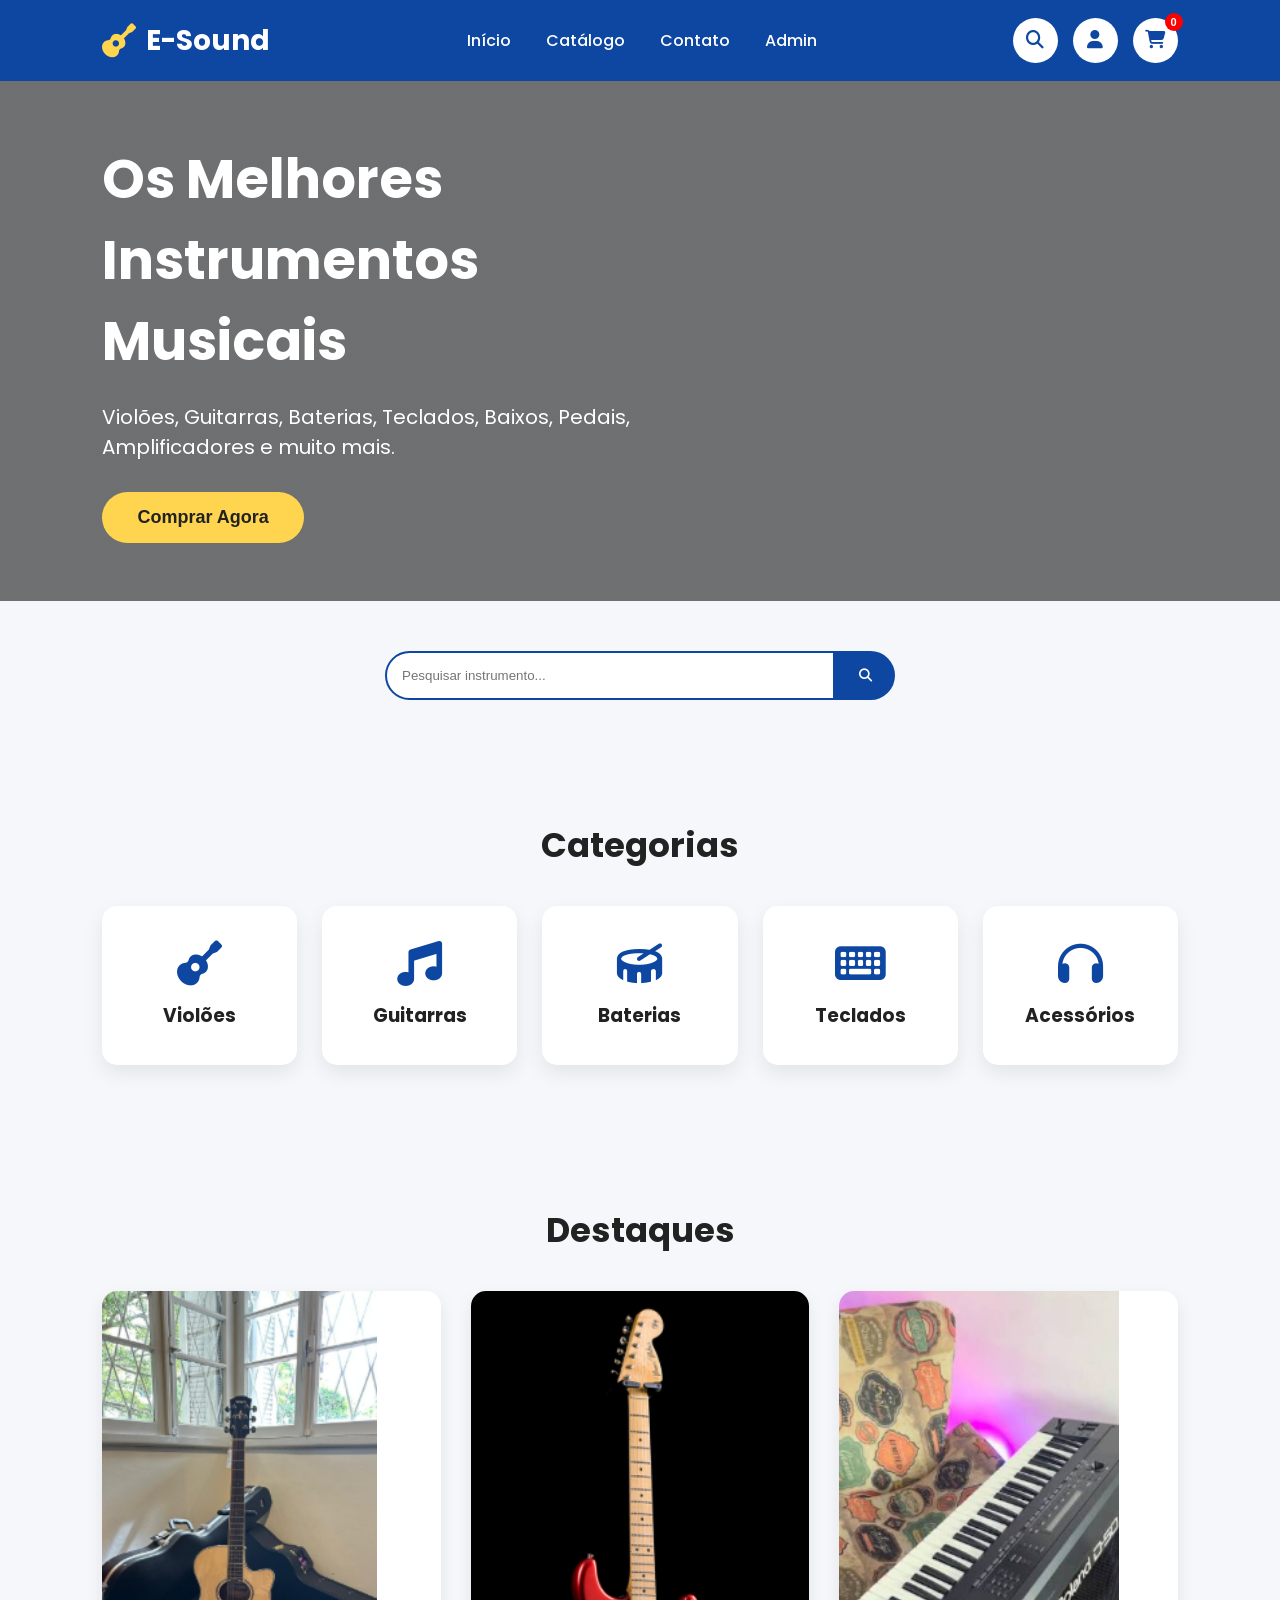
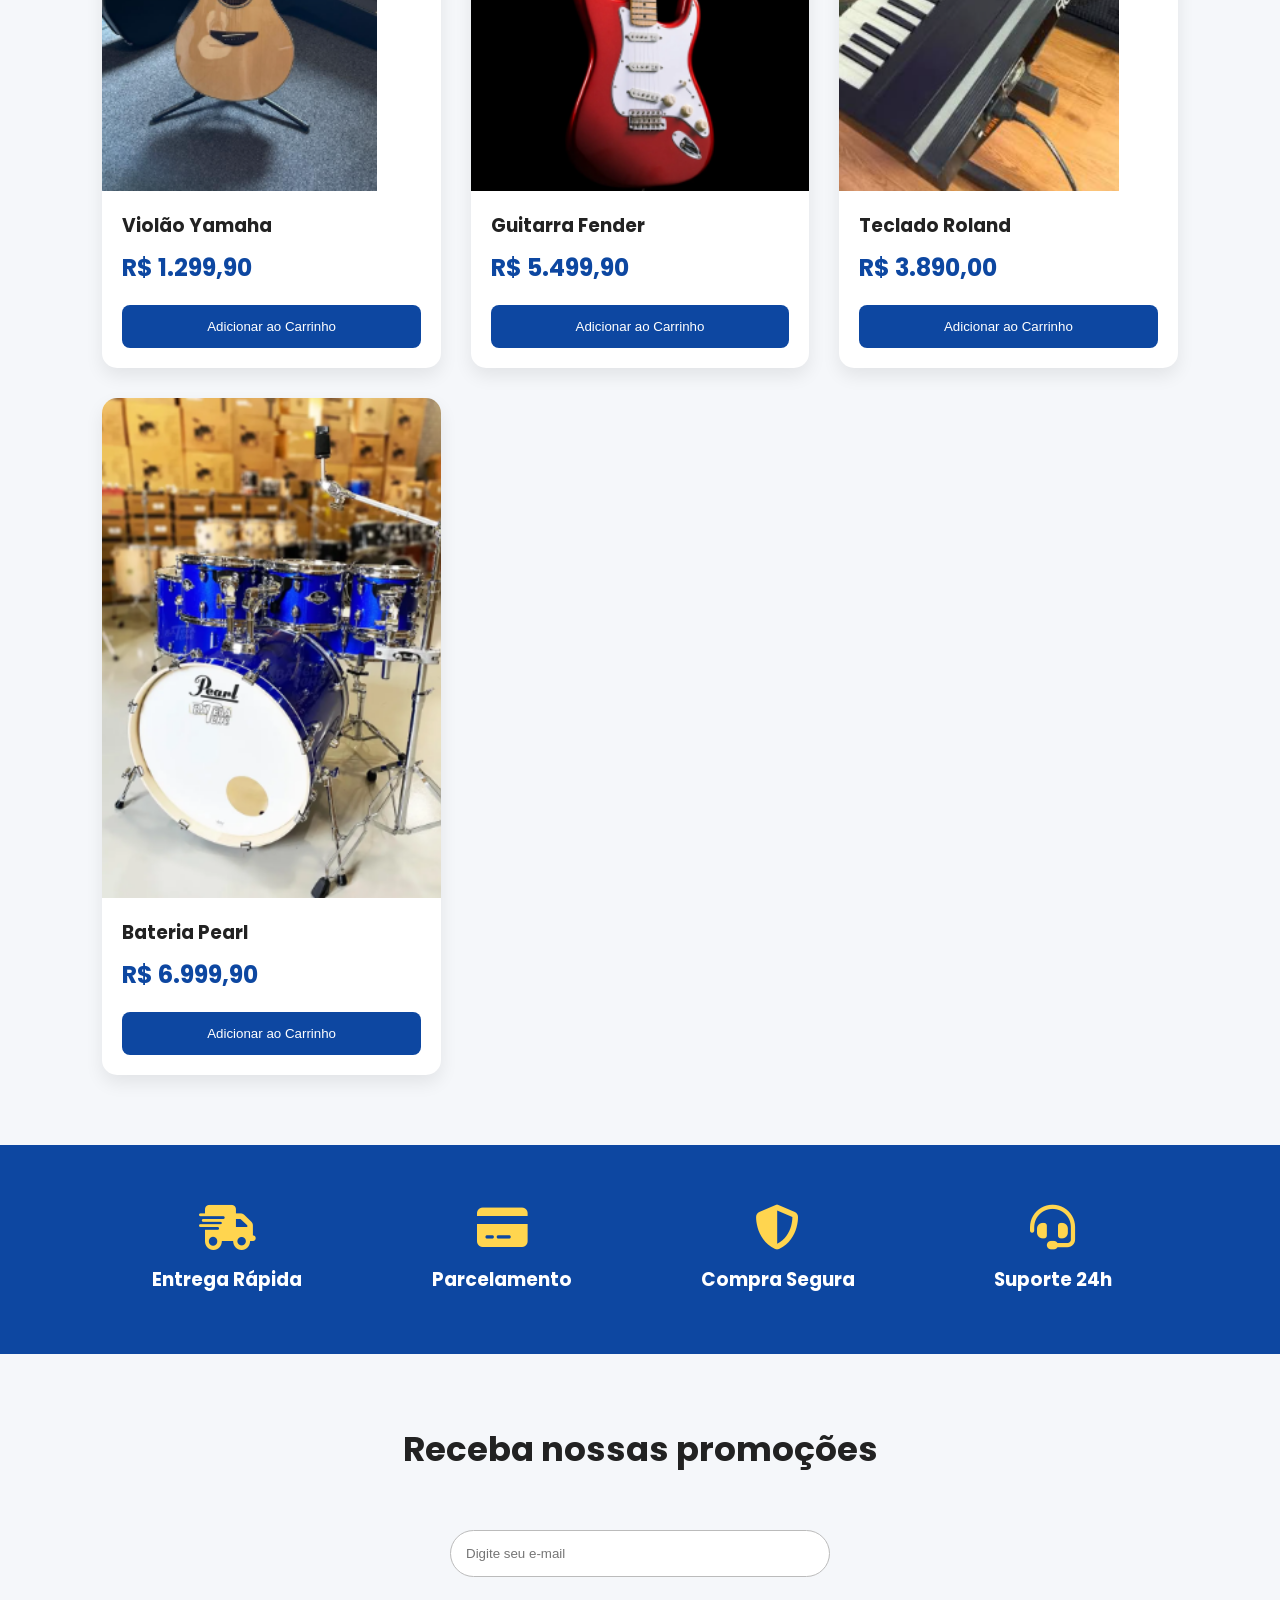
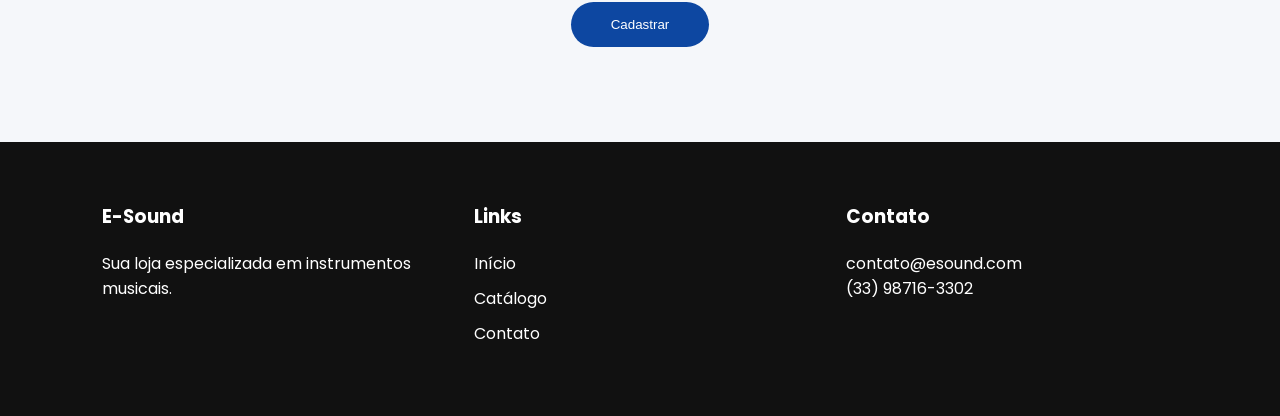
<file: index.html>
<!DOCTYPE html>
<html lang="pt-BR">

<head>
    <meta charset="UTF-8">
    <meta http-equiv="X-UA-Compatible" content="IE=edge">
    <meta name="viewport" content="width=device-width, initial-scale=1.0">

    <title>E-Sound</title>

    <link rel="preconnect" href="https://fonts.googleapis.com">
    <link rel="preconnect" href="https://fonts.gstatic.com" crossorigin>
    <link href="https://fonts.googleapis.com/css2?family=Poppins:wght@300;400;500;600;700&display=swap"
        rel="stylesheet">
    <link rel="stylesheet" href="https://cdnjs.cloudflare.com/ajax/libs/font-awesome/6.7.2/css/all.min.css">
    <link rel="stylesheet" href="css/style.css">
</head>

<body>

    <header>

        <div class="logo">
            <i class="fa-solid fa-guitar"></i>
            <h2>E-Sound</h2>
        </div>

        <nav>

            <ul>

                <li><a href="#">Início</a></li>
                <li><a href="catalogo.html">Catálogo</a></li>
                <li><a href="https://wa.me/5533987163302">Contato</a></li>
                <li><a href="loginAdmin.html">Admin</a></li>
            </ul>

        </nav>

        <div class="header-buttons">

            <button class="searchBtn">
                <i class="fa-solid fa-magnifying-glass"></i>
            </button>

            <a href="login.html">
                <button>
                    <i class="fa-solid fa-user"></i>
                </button>
            </a>

            <a href="carrinho.html">

                <button>

                    <i class="fa-solid fa-cart-shopping"></i>
                    <span id="contadorCarrinho">0</span>

                </button>

            </a>

        </div>

    </header>

    <section class="banner">

        <div class="banner-text">

            <h1>Os Melhores Instrumentos Musicais</h1>

            <p>

                Violões, Guitarras, Baterias, Teclados,
                Baixos, Pedais, Amplificadores e muito mais.

            </p>

            <a href="catalogo.html">

                <button>Comprar Agora</button>

            </a>

        </div>

    </section>

    <section class="pesquisa">

        <input type="text" placeholder="Pesquisar instrumento...">

        <button>

            <i class="fa-solid fa-search"></i>

        </button>

    </section>

    <section class="categorias">

        <h2>Categorias</h2>

        <div class="categoria-grid">

            <div class="categoria">

                <i class="fa-solid fa-guitar"></i>

                <h3>Violões</h3>

            </div>

            <div class="categoria">

                <i class="fa-solid fa-music"></i>

                <h3>Guitarras</h3>

            </div>

            <div class="categoria">

                <i class="fa-solid fa-drum"></i>

                <h3>Baterias</h3>

            </div>

            <div class="categoria">

                <i class="fa-solid fa-keyboard"></i>

                <h3>Teclados</h3>

            </div>

            <div class="categoria">

                <i class="fa-solid fa-headphones"></i>

                <h3>Acessórios</h3>

            </div>

        </div>

    </section>

    <section class="produtos">

        <h2>Destaques</h2>

        <div class="cards">

            <!-- Produto -->

            <div class="card">

                <img src="img/violaoyamaha.png" alt="Violão">

                <h3>Violão Yamaha</h3>

                <p class="preco">
                    R$ 1.299,90
                </p>

                <button>Adicionar ao Carrinho</button>

            </div>

            <div class="card">

                <img src="img/guitarrafender.png">

                <h3>Guitarra Fender</h3>

                <p class="preco">

                    R$ 5.499,90

                </p>

                <button>

                    Adicionar ao Carrinho

                </button>

            </div>

            <div class="card">

                <img src="img/tecladoroland.png">

                <h3>Teclado Roland</h3>

                <p class="preco">

                    R$ 3.890,00

                </p>

                <button>

                    Adicionar ao Carrinho

                </button>

            </div>

            <div class="card">

                <img src="img/bateriapreal.png">

                <h3>Bateria Pearl</h3>

                <p class="preco">

                    R$ 6.999,90

                </p>

                <button>

                    Adicionar ao Carrinho

                </button>

            </div>

        </div>

    </section>

    <section class="beneficios">

        <div>

            <i class="fa-solid fa-truck-fast"></i>

            <h3>Entrega Rápida</h3>

        </div>

        <div>

            <i class="fa-solid fa-credit-card"></i>

            <h3>Parcelamento</h3>

        </div>

        <div>

            <i class="fa-solid fa-shield-halved"></i>

            <h3>Compra Segura</h3>

        </div>

        <div>

            <i class="fa-solid fa-headset"></i>

            <h3>Suporte 24h</h3>

        </div>

    </section>

    <!-- ================= NEWSLETTER ================= -->

    <section class="newsletter">

        <h2>

            Receba nossas promoções

        </h2>

        <input type="email" placeholder="Digite seu e-mail">

        <button>

            Cadastrar

        </button>

    </section>

    <!-- ================= RODAPÃÂ¯ÃÂ¿ÃÂ½ ================= -->

    <footer>

        <div>

            <h3>E-Sound</h3>

            <p>

                Sua loja especializada em instrumentos musicais.

            </p>

        </div>

        <div>

            <h3>Links</h3>

            <ul>

                <li>Início</li>

                <li>Catálogo</li>

                <li>Contato</li>

            </ul>

        </div>

        <div>

            <h3>Contato</h3>

            <p>

                contato@esound.com

            </p>

            <p>

                (33) 98716-3302

            </p>

        </div>

    </footer>

    <script src="js/app.js"></script>

</body>

</html>
</file>
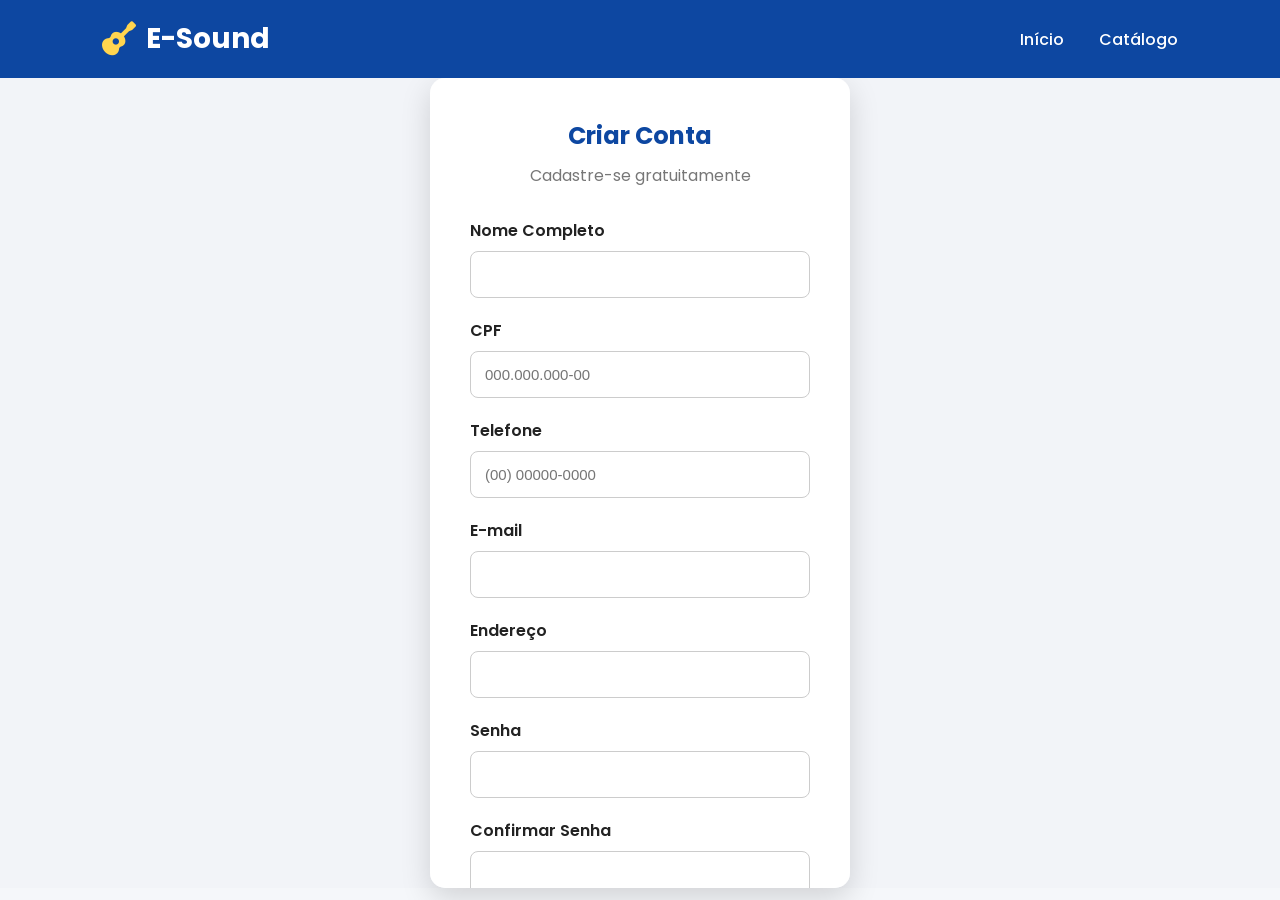
<file: cadastro.html>
<!DOCTYPE html>
<html lang="pt-BR">

<head>

    <meta charset="UTF-8">
    <meta name="viewport" content="width=device-width, initial-scale=1.0">

    <title>Cadastro | E-Sound</title>

    <link rel="stylesheet" href="css/style.css">
    <link rel="stylesheet" href="css/login.css">

    <link rel="stylesheet"
        href="https://cdnjs.cloudflare.com/ajax/libs/font-awesome/6.7.2/css/all.min.css">

    <link href="https://fonts.googleapis.com/css2?family=Poppins:wght@300;400;500;600;700&display=swap"
        rel="stylesheet">

</head>

<body>

<header>

    <div class="logo">

        <i class="fa-solid fa-guitar"></i>

        <h2>E-Sound</h2>

    </div>

    <nav>

        <ul>

            <li><a href="index.html">Iní­cio</a></li>

            <li><a href="catalogo.html">Catálogo</a></li>

        </ul>

    </nav>

</header>

<section class="login-container">

<div class="login-box">

<h1>Criar Conta</h1>

<p>Cadastre-se gratuitamente</p>

<form id="cadastroForm">

<div class="campo">
<label>Nome Completo</label>
<input type="text" id="nome" required>
</div>

<div class="campo">
<label>CPF</label>
<input type="text" id="cpf" maxlength="14" placeholder="000.000.000-00" required>
</div>

<div class="campo">
<label>Telefone</label>
<input type="text" id="telefone" maxlength="15" placeholder="(00) 00000-0000" required>
</div>

<div class="campo">
<label>E-mail</label>
<input type="email" id="email" required>
</div>

<div class="campo">
<label>Endereço</label>
<input type="text" id="endereco" required>
</div>

<div class="campo">
<label>Senha</label>
<input type="password" id="senha" required>
</div>

<div class="campo">
<label>Confirmar Senha</label>
<input type="password" id="confirmarSenha" required>
</div>

<button type="submit">

Cadastrar

</button>

</form>

<div class="cadastro">

Já possui conta?

<a href="login.html">

Entrar

</a>

</div>

</div>

</section>

<script src="js/cadastro.js"></script>

</body>

</html>
</file>
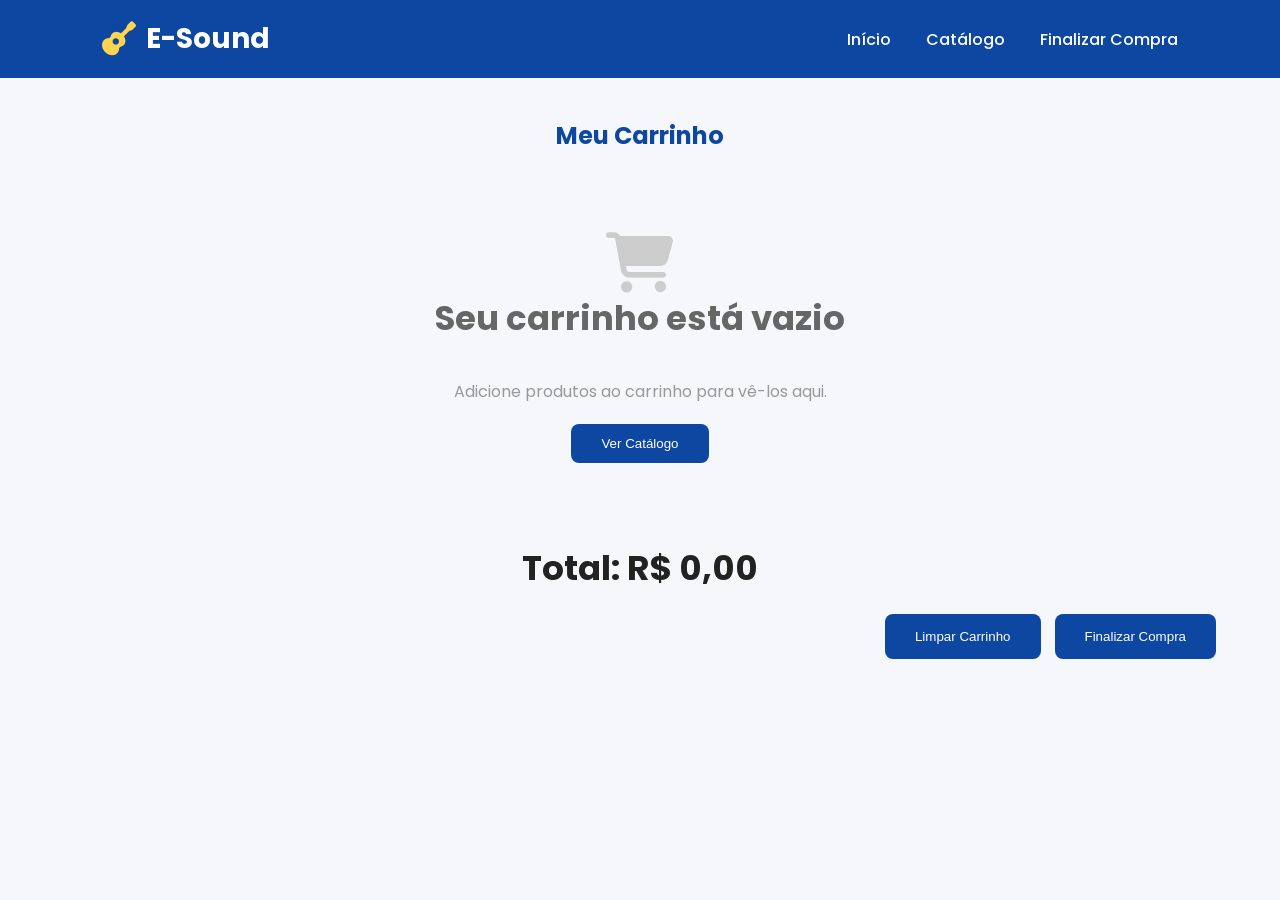
<file: carrinho.html>
<!DOCTYPE html>
<html lang="pt-BR">

<head>

<meta charset="UTF-8">

<meta name="viewport" content="width=device-width, initial-scale=1.0">

<title>Carrinho | E-Sound</title>

<link rel="stylesheet" href="css/style.css">

<link rel="stylesheet" href="css/carrinho.css">

<link rel="stylesheet"
href="https://cdnjs.cloudflare.com/ajax/libs/font-awesome/6.7.2/css/all.min.css">

<link href="https://fonts.googleapis.com/css2?family=Poppins:wght@300;400;500;600;700&display=swap"
rel="stylesheet">

</head>

<body>

<header>

<div class="logo">

<i class="fa-solid fa-guitar"></i>

<h2>E-Sound</h2>

</div>

<nav>

<ul>

<li><a href="index.html">Início</a></li>

<li><a href="catalogo.html">Catálogo</a></li>

<li><a href="checkout.html">Finalizar Compra</a></li>

</ul>

</nav>

</header>

<section class="carrinho">

<h1>Meu Carrinho</h1>

<div id="listaCarrinho"></div>

<div class="resumo">

<h2 id="total">Total: R$ 0,00</h2>

<button id="limparCarrinho">

Limpar Carrinho

</button>

<a href="checkout.html">

<button>

Finalizar Compra

</button>

</a>

</div>

</section>

<script src="js/carrinho.js"></script>

</body>

</html>
</file>
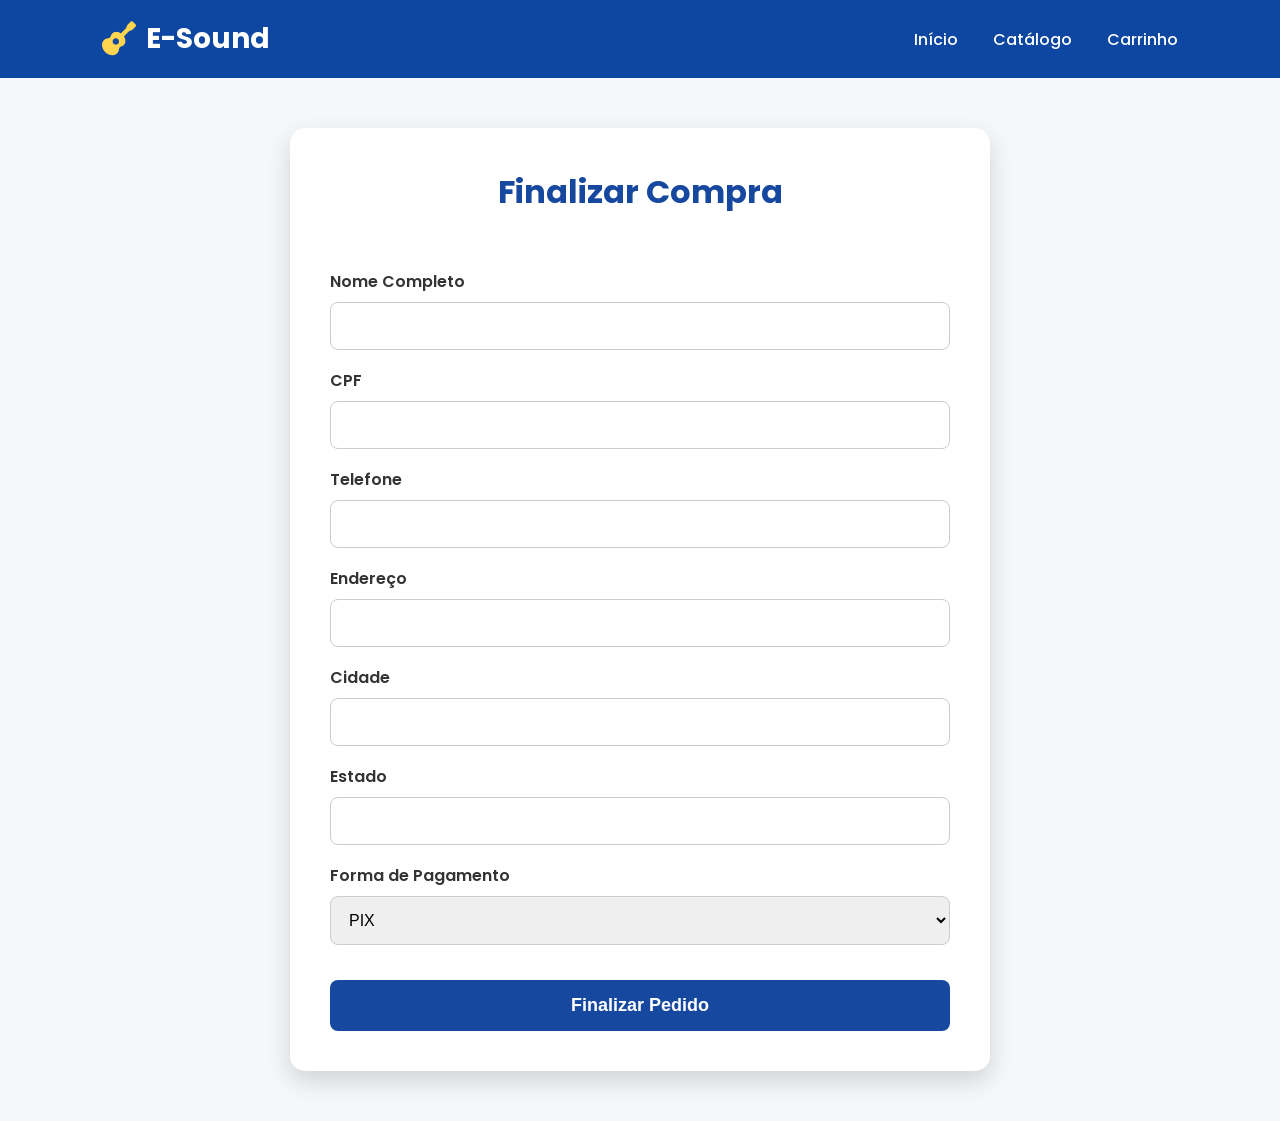
<file: checkout.html>
<!DOCTYPE html>
<html lang="pt-BR">

<head>

<meta charset="UTF-8">
<meta name="viewport" content="width=device-width, initial-scale=1.0">

<title>Checkout | E-Sound</title>

<link rel="stylesheet" href="css/style.css">
<link rel="stylesheet" href="css/checkout.css">

<link rel="stylesheet"
href="https://cdnjs.cloudflare.com/ajax/libs/font-awesome/6.7.2/css/all.min.css">

<link href="https://fonts.googleapis.com/css2?family=Poppins:wght@300;400;500;600;700&display=swap"
rel="stylesheet">

</head>

<body>

<header>

<div class="logo">

<i class="fa-solid fa-guitar"></i>

<h2>E-Sound</h2>

</div>

<nav>

<ul>

<li><a href="index.html">Início</a></li>
<li><a href="catalogo.html">Catálogo</a></li>
<li><a href="carrinho.html">Carrinho</a></li>

</ul>

</nav>

</header>

<section class="checkout">

<h1>Finalizar Compra</h1>

<form id="checkoutForm">

<label>Nome Completo</label>
<input type="text" id="nome" required>

<label>CPF</label>
<input type="text" id="cpf" required>

<label>Telefone</label>
<input type="text" id="telefone" required>

<label>Endereço</label>
<input type="text" id="endereco" required>

<label>Cidade</label>
<input type="text" id="cidade" required>

<label>Estado</label>
<input type="text" id="estado" required>

<label>Forma de Pagamento</label>

<select id="pagamento">

<option>PIX</option>

<option>Cartão de Crédito</option>
<option>Cartão de Débito</option>
<option>Boleto Bancário</option>

</select>

<button>

Finalizar Pedido

</button>

</form>

</section>

<script src="js/checkout.js"></script>

</body>

</html>
</file>
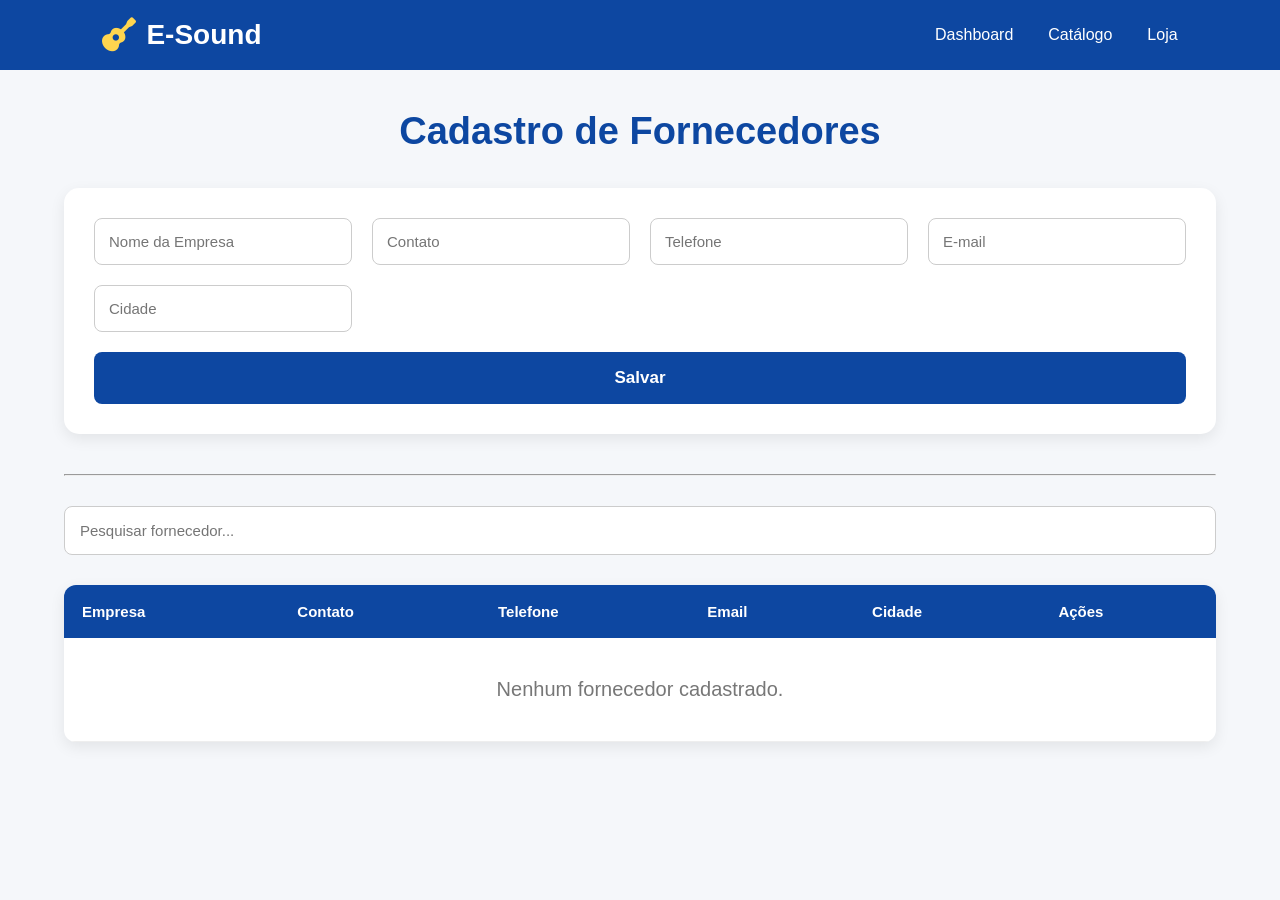
<file: fornecedores.html>
<!DOCTYPE html>
<html lang="pt-BR">

<head>

    <meta charset="UTF-8">
    <meta name="viewport" content="width=device-width, initial-scale=1.0">

    <title>Fornecedores | E-Sound</title>

    <link rel="stylesheet" href="css/style.css">
    <link rel="stylesheet" href="css/fornecedores.css">

    <link rel="stylesheet"
        href="https://cdnjs.cloudflare.com/ajax/libs/font-awesome/6.7.2/css/all.min.css">

</head>

<body>

<header>

    <div class="logo">
        <i class="fa-solid fa-guitar"></i>
        <h2>E-Sound</h2>
    </div>

    <nav>

        <ul>

            <li><a href="dashboard.html">Dashboard</a></li>

            <li><a href="catalogo.html">Catálogo</a></li>

            <li><a href="index.html">Loja</a></li>

        </ul>

    </nav>

</header>

<section class="fornecedores">

<h1>Cadastro de Fornecedores</h1>

<form id="formFornecedor">

<input
type="hidden"
id="idFornecedor">

<input
type="text"
id="nome"
placeholder="Nome da Empresa"
required>

<input
type="text"
id="contato"
placeholder="Contato"
required>

<input
type="text"
id="telefone"
placeholder="Telefone"
required>

<input
type="email"
id="email"
placeholder="E-mail"
required>

<input
type="text"
id="cidade"
placeholder="Cidade"
required>

<button>

Salvar

</button>

</form>

<hr>

<input
type="text"
id="pesquisaFornecedor"
placeholder="Pesquisar fornecedor...">

<table>

<thead>

<tr>

<th>Empresa</th>

<th>Contato</th>

<th>Telefone</th>

<th>Email</th>

<th>Cidade</th>

<th>Ações</th>

</tr>

</thead>

<tbody id="listaFornecedores">

</tbody>

</table>

</section>

<script src="js/fornecedores.js"></script>

</body>

</html>
</file>
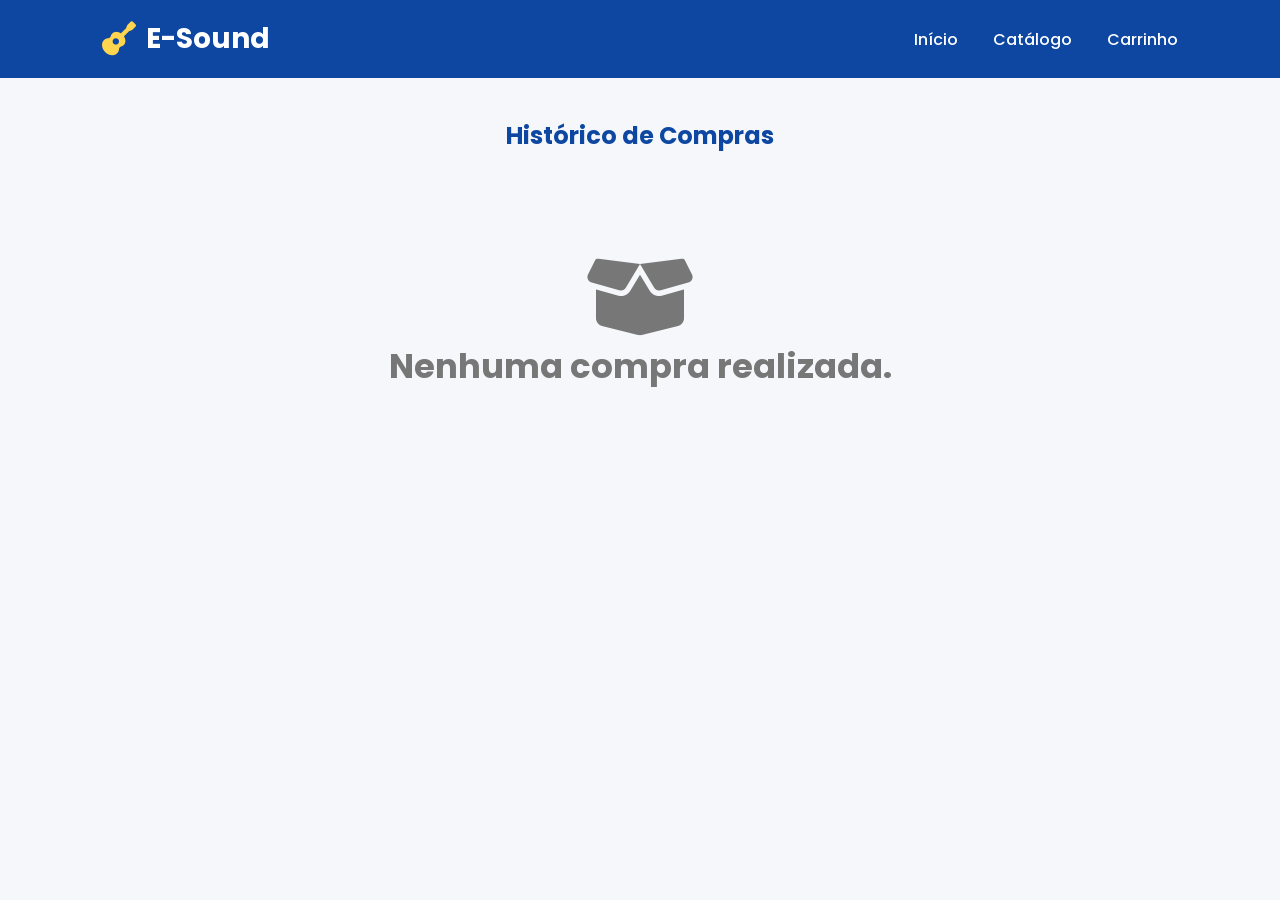
<file: historico.html>
<!DOCTYPE html>
<html lang="pt-BR">

<head>

<meta charset="UTF-8">

<meta name="viewport" content="width=device-width, initial-scale=1.0">

<title>Histórico de Compras | E-Sound</title>

<link rel="stylesheet" href="css/style.css">
<link rel="stylesheet" href="css/historico.css">

<link rel="stylesheet"
href="https://cdnjs.cloudflare.com/ajax/libs/font-awesome/6.7.2/css/all.min.css">

<link href="https://fonts.googleapis.com/css2?family=Poppins:wght@300;400;500;600;700&display=swap"
rel="stylesheet">

</head>

<body>

<header>

<div class="logo">

<i class="fa-solid fa-guitar"></i>

<h2>E-Sound</h2>

</div>

<nav>

<ul>

<li><a href="index.html">Início</a></li>

<li><a href="catalogo.html">Catálogo</a></li>

<li><a href="carrinho.html">Carrinho</a></li>

</ul>

</nav>

</header>

<section class="historico">

<h1>Histórico de Compras</h1>

<div id="listaPedidos"></div>

</section>

<script src="js/historico.js"></script>

</body>

</html>
</file>
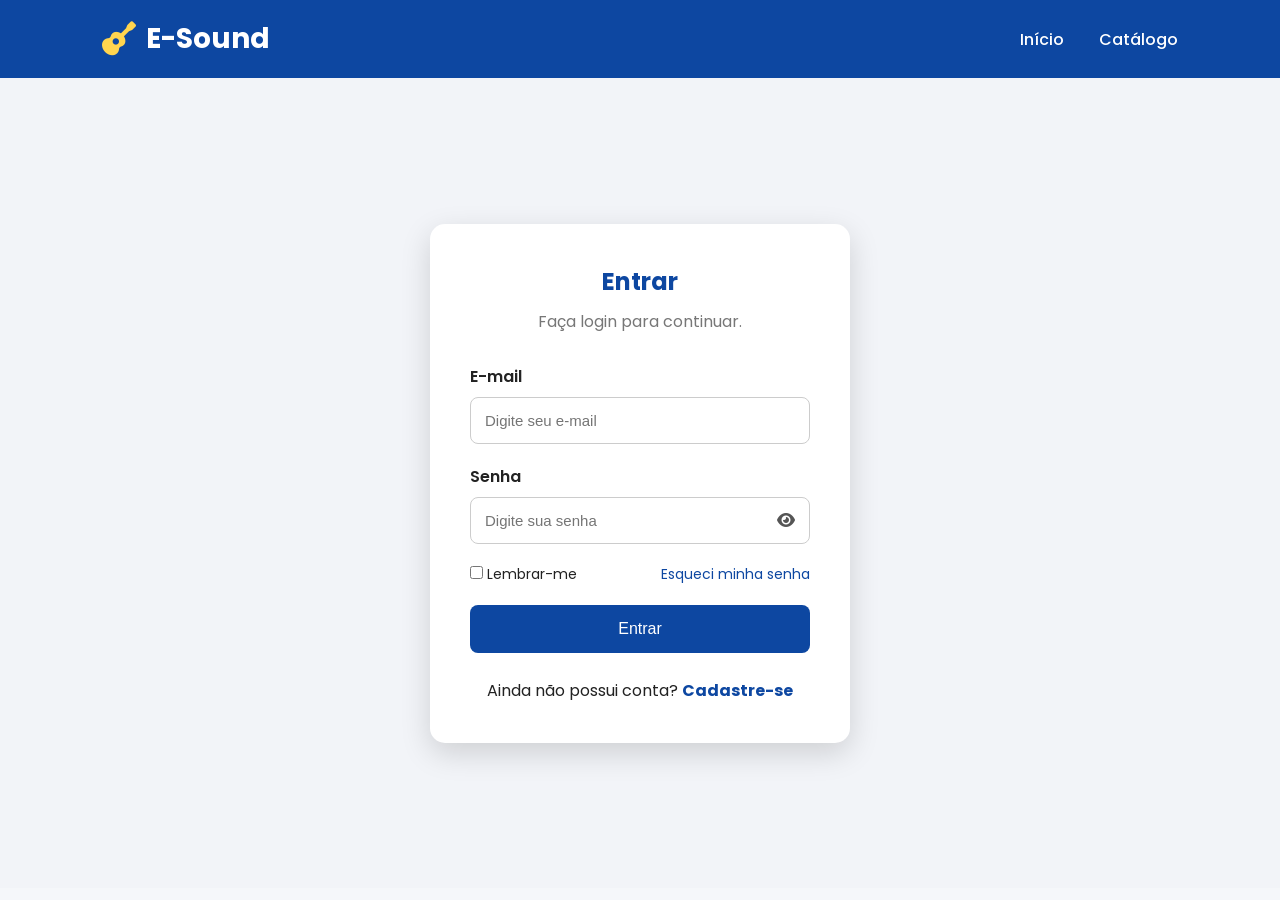
<file: login.html>
<!DOCTYPE html>
<html lang="pt-BR">

<head>

    <meta charset="UTF-8">
    <meta name="viewport" content="width=device-width, initial-scale=1.0">

    <title>Login | E-Sound</title>

    <link rel="stylesheet" href="css/style.css">
    <link rel="stylesheet" href="css/login.css">

    <link rel="stylesheet"
        href="https://cdnjs.cloudflare.com/ajax/libs/font-awesome/6.7.2/css/all.min.css">

    <link href="https://fonts.googleapis.com/css2?family=Poppins:wght@300;400;500;600;700&display=swap"
        rel="stylesheet">

</head>

<body>

<header>

    <div class="logo">

        <i class="fa-solid fa-guitar"></i>

        <h2>E-Sound</h2>

    </div>

    <nav>

        <ul>

            <li><a href="index.html">Início</a></li>
            <li><a href="catalogo.html">Catálogo</a></li>

        </ul>

    </nav>

</header>

<section class="login-container">

    <div class="login-box">

        <h1>Entrar</h1>

        <p>Faça login para continuar.</p>

        <form id="loginForm">

            <div class="campo">

                <label>E-mail</label>

                <input
                    type="email"
                    id="email"
                    placeholder="Digite seu e-mail"
                    required>

            </div>

            <div class="campo">

                <label>Senha</label>

                <div class="senha">

                    <input
                        type="password"
                        id="senha"
                        placeholder="Digite sua senha"
                        required>

                    <i
                        class="fa-solid fa-eye"
                        id="mostrarSenha"></i>

                </div>

            </div>

            <div class="opcoes">

                <label>

                    <input type="checkbox">

                    Lembrar-me

                </label>

                <a href="recuperarSenha.html">

                    Esqueci minha senha

                </a>

            </div>

            <button type="submit">

                Entrar

            </button>

        </form>

        <div class="cadastro">

            Ainda não possui conta?

            <a href="cadastro.html">

                Cadastre-se

            </a>

        </div>

    </div>

</section>

<script src="js/login.js"></script>

</body>

</html>
</file>
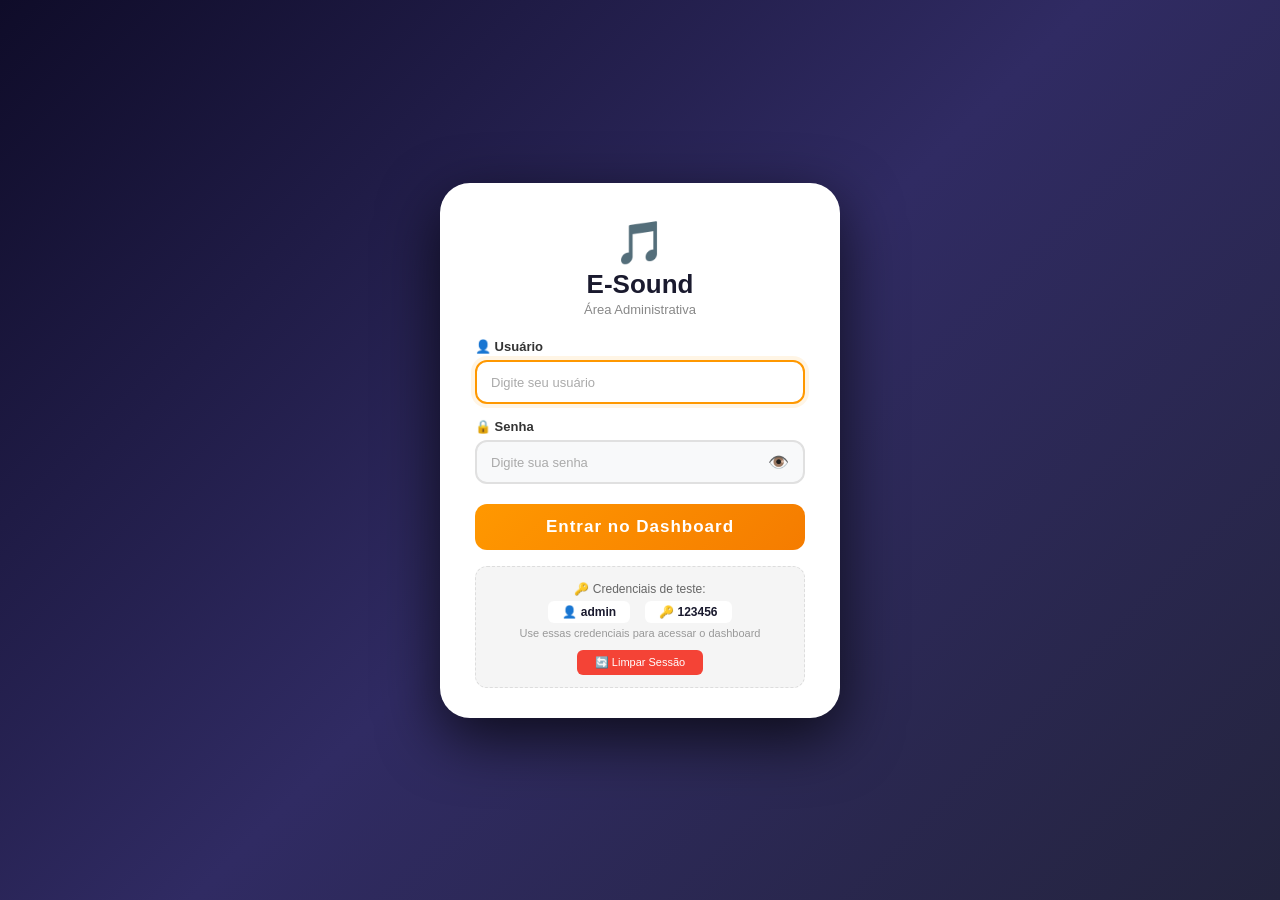
<file: loginAdmin.html>
<!DOCTYPE html>
<html lang="pt-BR">
<head>
    <meta charset="UTF-8">
    <meta name="viewport" content="width=device-width, initial-scale=1.0">
    <title>Login Admin - E-Sound</title>
    <style>
        * {
            margin: 0;
            padding: 0;
            box-sizing: border-box;
            font-family: 'Segoe UI', Tahoma, Geneva, Verdana, sans-serif;
        }

        body {
            background: linear-gradient(135deg, #0f0c29, #302b63, #24243e);
            height: 100vh;
            display: flex;
            align-items: center;
            justify-content: center;
            padding: 20px;
            overflow: hidden; /* Remove a rolagem da página */
        }

        .login-container {
            background: white;
            padding: 35px 35px 30px 35px;
            border-radius: 30px; /* Mais arredondado */
            box-shadow: 0 20px 60px rgba(0,0,0,0.7);
            width: 100%;
            max-width: 400px;
            animation: fadeIn 0.5s ease;
            max-height: 95vh; /* Limita a altura */
            overflow-y: auto; /* Permite scroll interno se necessário */
        }

        /* Esconde a barra de rolagem interna */
        .login-container::-webkit-scrollbar {
            width: 0;
        }

        @keyframes fadeIn {
            from {
                opacity: 0;
                transform: translateY(-30px) scale(0.95);
            }
            to {
                opacity: 1;
                transform: translateY(0) scale(1);
            }
        }

        .login-container .logo {
            text-align: center;
            font-size: 42px;
            margin-bottom: 2px;
        }

        .login-container h1 {
            text-align: center;
            color: #1a1a2e;
            font-size: 26px;
            margin-bottom: 2px;
        }

        .login-container .subtitle {
            text-align: center;
            color: #888;
            margin-bottom: 22px;
            font-size: 13px;
        }

        .form-group {
            margin-bottom: 15px;
        }

        .form-group label {
            display: block;
            margin-bottom: 6px;
            color: #333;
            font-weight: 600;
            font-size: 13px;
        }

        .form-group input {
            width: 100%;
            padding: 12px 14px;
            border: 2px solid #e0e0e0;
            border-radius: 12px;
            font-size: 14px;
            transition: all 0.3s ease;
            background: #f8f9fa;
        }

        .form-group input:focus {
            outline: none;
            border-color: #ff9800;
            background: white;
            box-shadow: 0 0 0 4px rgba(255, 152, 0, 0.1);
        }

        .form-group input::placeholder {
            color: #aaa;
            font-size: 13px;
        }

        .btn-login {
            width: 100%;
            padding: 13px;
            background: linear-gradient(135deg, #ff9800, #f57c00);
            color: white;
            border: none;
            border-radius: 12px;
            font-size: 17px;
            font-weight: 700;
            cursor: pointer;
            transition: all 0.3s ease;
            margin-top: 5px;
            letter-spacing: 1px;
        }

        .btn-login:hover {
            transform: translateY(-2px);
            box-shadow: 0 10px 25px rgba(255, 152, 0, 0.3);
        }

        .btn-login:active {
            transform: translateY(0);
        }

        .btn-login:disabled {
            opacity: 0.6;
            cursor: not-allowed;
            transform: none;
        }

        .error-message {
            background: #ffebee;
            color: #c62828;
            padding: 10px;
            border-radius: 10px;
            text-align: center;
            margin-top: 12px;
            display: none;
            font-weight: 500;
            border-left: 4px solid #c62828;
            animation: shake 0.5s ease;
            font-size: 13px;
        }

        @keyframes shake {
            0%, 100% { transform: translateX(0); }
            25% { transform: translateX(-8px); }
            75% { transform: translateX(8px); }
        }

        .error-message.show {
            display: block;
        }

        .success-message {
            background: #e8f5e9;
            color: #2e7d32;
            padding: 10px;
            border-radius: 10px;
            text-align: center;
            margin-top: 12px;
            display: none;
            font-weight: 500;
            border-left: 4px solid #2e7d32;
            font-size: 13px;
        }

        .success-message.show {
            display: block;
        }

        .info-box {
            background: #f5f5f5;
            padding: 12px;
            border-radius: 12px;
            margin-top: 16px;
            text-align: center;
            border: 1px dashed #ddd;
        }

        .info-box p {
            color: #666;
            font-size: 12px;
            margin: 3px 0;
        }

        .info-box strong {
            color: #ff9800;
            font-weight: 700;
        }

        .info-box .credentials {
            display: flex;
            justify-content: center;
            gap: 15px;
            margin-top: 5px;
            flex-wrap: wrap;
        }

        .info-box .cred-item {
            background: white;
            padding: 4px 14px;
            border-radius: 6px;
            font-size: 12px;
        }

        .cred-item span {
            font-weight: 700;
            color: #1a1a2e;
        }

        .password-toggle {
            position: relative;
        }

        .password-toggle input {
            padding-right: 46px;
        }

        .toggle-btn {
            position: absolute;
            right: 12px;
            top: 50%;
            transform: translateY(-50%);
            background: none;
            border: none;
            cursor: pointer;
            font-size: 17px;
            color: #888;
            padding: 4px;
        }

        .toggle-btn:hover {
            color: #333;
        }

        .btn-limpar {
            margin-top: 8px;
            padding: 6px 18px;
            background: #f44336;
            color: white;
            border: none;
            border-radius: 6px;
            cursor: pointer;
            font-size: 11px;
            transition: all 0.2s ease;
        }

        .btn-limpar:hover {
            background: #d32f2f;
            transform: scale(1.02);
        }

        /* Responsivo */
        @media (max-width: 480px) {
            .login-container {
                padding: 25px 20px 20px 20px;
                border-radius: 25px;
                max-width: 100%;
            }
            
            .login-container h1 {
                font-size: 22px;
            }
            
            .login-container .logo {
                font-size: 36px;
            }
            
            .info-box .credentials {
                flex-direction: row;
                gap: 10px;
            }
        }

        /* Para telas muito pequenas */
        @media (max-height: 700px) {
            .login-container {
                padding: 20px 25px 18px 25px;
            }
            
            .login-container .logo {
                font-size: 32px;
            }
            
            .login-container h1 {
                font-size: 20px;
            }
            
            .login-container .subtitle {
                font-size: 11px;
                margin-bottom: 15px;
            }
            
            .form-group {
                margin-bottom: 10px;
            }
            
            .form-group label {
                font-size: 12px;
            }
            
            .form-group input {
                padding: 10px 12px;
                font-size: 13px;
            }
            
            .btn-login {
                padding: 11px;
                font-size: 15px;
            }
            
            .info-box {
                padding: 10px;
                margin-top: 12px;
            }
            
            .info-box p {
                font-size: 11px;
            }
        }
    </style>
</head>
<body>
    <div class="login-container">
        <div class="logo">🎵</div>
        <h1>E-Sound</h1>
        <p class="subtitle">Área Administrativa</p>

        <form id="loginForm" autocomplete="off">
            <div class="form-group">
                <label for="usuario">👤 Usuário</label>
                <input 
                    type="text" 
                    id="usuario" 
                    placeholder="Digite seu usuário" 
                    required
                    autofocus
                >
            </div>

            <div class="form-group">
                <label for="senha">🔒 Senha</label>
                <div class="password-toggle">
                    <input 
                        type="password" 
                        id="senha" 
                        placeholder="Digite sua senha" 
                        required
                    >
                    <button type="button" class="toggle-btn" onclick="togglePassword()" id="toggleBtn">
                        👁️
                    </button>
                </div>
            </div>

            <button type="submit" class="btn-login" id="btnLogin">
                Entrar no Dashboard
            </button>

            <div id="errorMessage" class="error-message">
                ❌ Usuário ou senha incorretos!
            </div>

            <div id="successMessage" class="success-message">
                ✅ Login realizado com sucesso!
            </div>
        </form>

        <div class="info-box">
            <p>🔑 Credenciais de teste:</p>
            <div class="credentials">
                <div class="cred-item">
                    👤 <span>admin</span>
                </div>
                <div class="cred-item">
                    🔑 <span>123456</span>
                </div>
            </div>
            <p style="font-size: 11px; color: #999; margin-top: 4px;">
                Use essas credenciais para acessar o dashboard
            </p>
            <button onclick="limparSessao()" class="btn-limpar">
                🔄 Limpar Sessão
            </button>
        </div>
    </div>

    <script>
        console.log('🔐 Página de Login carregada!');

        // ==========================================
        // VERIFICA SE JÁ ESTÁ LOGADO - REMOVIDO
        // Agora sempre mostra a tela de login
        // ==========================================

        // ==========================================
        // CONFIGURAÇÕES DE USUÁRIOS
        // ==========================================
        const USUARIOS = [
            {
                usuario: 'admin',
                senha: '123456',
                nome: 'Administrador',
                nivel: 'admin'
            },
            {
                usuario: 'gerente',
                senha: 'gerente123',
                nome: 'Gerente',
                nivel: 'gerente'
            },
            {
                usuario: 'vendedor',
                senha: 'vender123',
                nome: 'Vendedor',
                nivel: 'vendedor'
            }
        ];

        // ==========================================
        // ELEMENTOS
        // ==========================================
        const form = document.getElementById('loginForm');
        const usuarioInput = document.getElementById('usuario');
        const senhaInput = document.getElementById('senha');
        const btnLogin = document.getElementById('btnLogin');
        const errorMsg = document.getElementById('errorMessage');
        const successMsg = document.getElementById('successMessage');

        // ==========================================
        // FUNÇÃO DE LOGIN
        // ==========================================
        function fazerLogin(usuario, senha) {
            const user = USUARIOS.find(u => 
                u.usuario === usuario && u.senha === senha
            );

            if (user) {
                localStorage.setItem('logado', 'true');
                localStorage.setItem('usuario', user.usuario);
                localStorage.setItem('nomeUsuario', user.nome);
                localStorage.setItem('nivel', user.nivel);
                localStorage.setItem('loginTime', Date.now());

                return { success: true, user: user };
            }

            return { success: false };
        }

        // ==========================================
        // EVENTO DO FORMULÁRIO
        // ==========================================
        form.addEventListener('submit', function(e) {
            e.preventDefault();

            const usuario = usuarioInput.value.trim();
            const senha = senhaInput.value.trim();

            if (!usuario || !senha) {
                errorMsg.textContent = '⚠️ Preencha todos os campos!';
                errorMsg.classList.add('show');
                successMsg.classList.remove('show');
                return;
            }

            btnLogin.disabled = true;
            btnLogin.textContent = '⏳ Entrando...';

            setTimeout(() => {
                const result = fazerLogin(usuario, senha);

                if (result.success) {
                    successMsg.classList.add('show');
                    errorMsg.classList.remove('show');

                    setTimeout(() => {
                        window.location.href = 'dashboard.html';
                    }, 1000);
                } else {
                    errorMsg.textContent = '❌ Usuário ou senha incorretos!';
                    errorMsg.classList.add('show');
                    successMsg.classList.remove('show');

                    senhaInput.value = '';
                    senhaInput.focus();

                    btnLogin.disabled = false;
                    btnLogin.textContent = 'Entrar no Dashboard';

                    setTimeout(() => {
                        errorMsg.classList.remove('show');
                    }, 3000);
                }
            }, 800);
        });

        // ==========================================
        // FUNÇÃO PARA MOSTRAR/ESCONDER SENHA
        // ==========================================
        function togglePassword() {
            const toggleBtn = document.getElementById('toggleBtn');
            if (senhaInput.type === 'password') {
                senhaInput.type = 'text';
                toggleBtn.textContent = '🙈';
            } else {
                senhaInput.type = 'password';
                toggleBtn.textContent = '👁️';
            }
        }

        // ==========================================
        // FUNÇÃO PARA LIMPAR SESSÃO
        // ==========================================
        function limparSessao() {
            localStorage.clear();
            alert('🧹 Sessão limpa! Recarregue a página.');
            location.reload();
        }

        // ==========================================
        // ENTER NO CAMPO SENHA SUBMETE O FORM
        // ==========================================
        senhaInput.addEventListener('keypress', function(e) {
            if (e.key === 'Enter') {
                form.dispatchEvent(new Event('submit'));
            }
        });

        // ==========================================
        // LIMPA MENSAGENS AO DIGITAR
        // ==========================================
        usuarioInput.addEventListener('input', function() {
            errorMsg.classList.remove('show');
            successMsg.classList.remove('show');
        });

        senhaInput.addEventListener('input', function() {
            errorMsg.classList.remove('show');
            successMsg.classList.remove('show');
        });

        console.log('👤 Usuários disponíveis:', USUARIOS.map(u => u.usuario).join(', '));
        console.log('🔐 Página de login sempre visível!');
    </script>
</body>
</html>
</file>
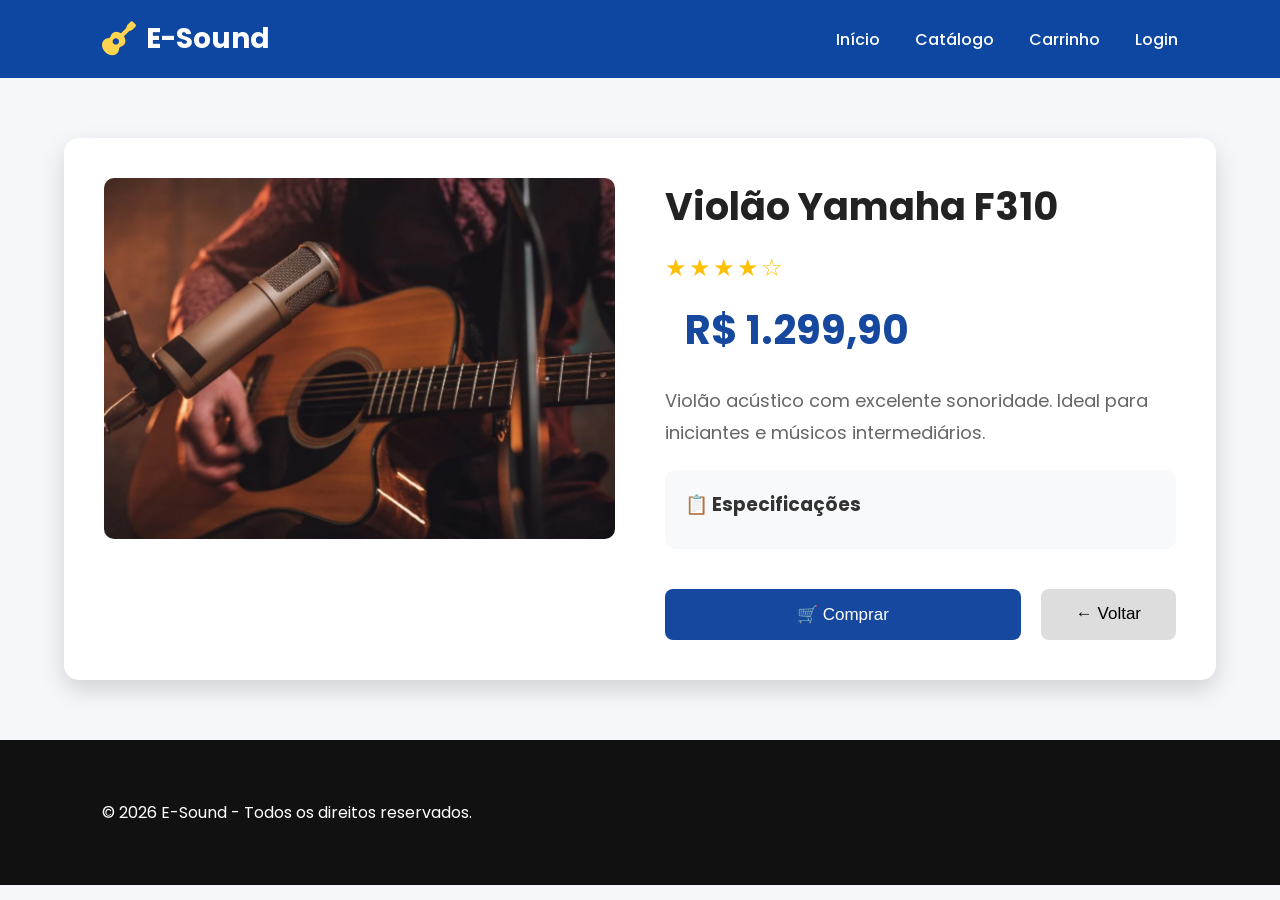
<file: produto.html>
<!DOCTYPE html>
<html lang="pt-BR">

<head>

    <meta charset="UTF-8">
    <meta name="viewport" content="width=device-width, initial-scale=1.0">

    <title>Produto | E-Sound</title>

    <link rel="stylesheet" href="css/style.css">
    <link rel="stylesheet" href="css/produto.css">

    <link rel="stylesheet"
    href="https://cdnjs.cloudflare.com/ajax/libs/font-awesome/6.7.2/css/all.min.css">

    <link href="https://fonts.googleapis.com/css2?family=Poppins:wght@300;400;500;600;700&display=swap"
    rel="stylesheet">

</head>

<body>

<header>

    <div class="logo">
        <i class="fa-solid fa-guitar"></i>
        <h2>E-Sound</h2>
    </div>

    <nav>

        <ul>

            <li><a href="index.html">Início</a></li>
            <li><a href="catalogo.html">Catálogo</a></li>
            <li><a href="carrinho.html">Carrinho</a></li>
            <li><a href="login.html">Login</a></li>

        </ul>

    </nav>

</header>

<section class="produto">

    <img id="imagem" src="" alt="Produto">

    <div class="info">

        <h1 id="nome"></h1>

        <div class="estrelas">
            ★★★★★
        </div>

        <div class="preco" id="preco"></div>

        <p class="descricao" id="descricao"></p>

        <!-- NOVO: Especificações do produto -->
        <div class="especificacoes" id="especificacoes">
            <h3>📋 Especificações</h3>
            <ul id="specList"></ul>
        </div>

        <div class="botoes">

            <button class="btn comprar">
                🛒 Comprar
            </button>

            <button class="btn voltar" onclick="history.back()">
                ← Voltar
            </button>

        </div>

    </div>

</section>

<footer>

    <p>© 2026 E-Sound - Todos os direitos reservados.</p>

</footer>

<script src="js/produto.js"></script>

</body>
</html>
</file>
<file: css/style.css>
/* ===========================
   RESET
=========================== */

* {
    margin: 0;
    padding: 0;
    box-sizing: border-box;
}

body {
    font-family: 'Poppins', sans-serif;
    background: #f5f7fa;
    color: #222;
}

a {
    text-decoration: none;
    color: inherit;
}

img {
    max-width: 100%;
    display: block;
}

button {
    cursor: pointer;
    border: none;
    transition: .3s;
}

/* ===========================
   HEADER
=========================== */

header {
    width: 100%;
    background: #0d47a1;
    color: white;

    display: flex;
    justify-content: space-between;
    align-items: center;

    padding: 18px 8%;

    position: sticky;
    top: 0;
    z-index: 999;
}

.logo {
    display: flex;
    align-items: center;
    gap: 10px;
}

.logo i {
    font-size: 34px;
    color: #FFD54F;
}

.logo h2 {
    font-size: 28px;
}

nav ul {
    list-style: none;
    display: flex;
    gap: 35px;
}

nav a {
    color: white;
    font-weight: 500;
}

nav a:hover {
    color: #FFD54F;
}

.header-buttons {
    display: flex;
    gap: 15px;
}

.header-buttons button {

    width: 45px;
    height: 45px;

    border-radius: 50%;
    background: white;
    color: #0d47a1;

    font-size: 18px;
}

.header-buttons button:hover {

    background: #FFD54F;

}

/* ===========================
   BANNER
=========================== */

.banner {

    height: 520px;

    background: linear-gradient(rgba(0, 0, 0, .55), rgba(0, 0, 0, .55)),
        url("https://images.unsplash.com/photo-1511379938547-c1f69419868d?w=1600");

    background-size: cover;
    background-position: center;

    display: flex;
    align-items: center;

    padding-left: 8%;

    color: white;

}

.banner-text {
    max-width: 600px;
}

.banner h1 {

    font-size: 54px;
    margin-bottom: 20px;

}

.banner p {

    font-size: 20px;
    margin-bottom: 30px;

}

.banner button {

    background: #FFD54F;
    color: #222;

    padding: 15px 35px;

    border-radius: 30px;

    font-size: 18px;
    font-weight: bold;

}

.banner button:hover {

    background: white;

}

/* ===========================
PESQUISA
=========================== */

.pesquisa {

    display: flex;
    justify-content: center;

    margin: 50px;

}

.pesquisa input {

    width: 450px;

    padding: 15px;

    border: 2px solid #0d47a1;

    border-radius: 30px 0 0 30px;

    outline: none;

}

.pesquisa button {

    width: 60px;

    background: #0d47a1;

    color: white;

    border-radius: 0 30px 30px 0;

}

/* ===========================
T�TULOS
=========================== */

section h2 {

    text-align: center;

    font-size: 34px;

    margin-bottom: 35px;

}

/* ===========================
CATEGORIAS
=========================== */

.categorias {

    padding: 70px 8%;

}

.categoria-grid {

    display: grid;

    grid-template-columns: repeat(auto-fit, minmax(180px, 1fr));

    gap: 25px;

}

.categoria {

    background: white;

    border-radius: 15px;

    text-align: center;

    padding: 35px;

    box-shadow: 0 8px 20px rgba(0, 0, 0, .08);

    transition: .3s;

}

.categoria:hover {

    transform: translateY(-10px);

}

.categoria i {

    font-size: 45px;

    color: #0d47a1;

    margin-bottom: 15px;

}

/* ===========================
PRODUTOS
=========================== */

.produtos {

    padding: 70px 8%;

}

.cards {

    display: grid;

    grid-template-columns: repeat(auto-fit, minmax(260px, 1fr));

    gap: 30px;

}

.card {

    background: white;

    border-radius: 15px;

    overflow: hidden;

    box-shadow: 0 8px 18px rgba(0, 0, 0, .08);

    transition: .3s;

}

.card:hover {

    transform: translateY(-8px);

}

.card img {

    height: 500px;
    object-fit: cover;

}

.card h3 {

    padding: 20px 20px 10px;

}

.preco {

    color: #0d47a1;

    font-size: 24px;

    font-weight: bold;

    padding: 0 20px;

}

.card button {

    margin: 20px;

    width: calc(100% - 40px);

    padding: 14px;

    background: #0d47a1;

    color: white;

    border-radius: 8px;

}

.card button:hover {

    background: #1565c0;

}

/* ===========================
BENEF�CIOS
=========================== */

.beneficios {

    background: #0d47a1;

    color: white;

    display: grid;

    grid-template-columns: repeat(auto-fit, minmax(180px, 1fr));

    text-align: center;

    padding: 60px 8%;

    gap: 25px;

}

.beneficios i {

    font-size: 45px;

    margin-bottom: 15px;

    color: #FFD54F;

}

/* ===========================
NEWSLETTER
=========================== */

.newsletter {

    text-align: center;

    padding: 70px 8%;

}

.newsletter input {

    width: 380px;

    padding: 15px;

    border: 1px solid #bbb;

    border-radius: 30px;

    margin-top: 20px;

    outline: none;

}

.newsletter button {

    display: block;

    margin: 25px auto;

    background: #0d47a1;

    color: white;

    padding: 15px 40px;

    border-radius: 30px;

}

.newsletter button:hover {

    background: #1565c0;

}

/* ===========================
FOOTER
=========================== */

footer {

    background: #111;

    color: white;

    display: grid;

    grid-template-columns: repeat(auto-fit, minmax(250px, 1fr));

    gap: 40px;

    padding: 60px 8%;

}

footer h3 {

    margin-bottom: 20px;

}

footer ul {

    list-style: none;

}

footer li {

    margin-bottom: 10px;

}

/* ===========================
RESPONSIVO
=========================== */

@media(max-width:900px) {

    header {

        flex-direction: column;

        gap: 20px;

    }

    nav ul {

        flex-direction: column;

        text-align: center;

    }

    .banner {

        justify-content: center;

        text-align: center;

        padding: 40px;

    }

    .banner h1 {

        font-size: 40px;

    }

    .banner p {

        font-size: 18px;

    }

    .pesquisa input {

        width: 100%;

    }

}

@media(max-width:600px) {

    .banner {

        height: 420px;

    }

    .banner h1 {

        font-size: 30px;

    }

    .banner p {

        font-size: 16px;

    }

    .newsletter input {

        width: 100%;

    }

}

/* Toast */

.toast {

    position: fixed;

    right: 20px;

    bottom: 20px;

    background: #0d47a1;

    color: white;

    padding: 15px 25px;

    border-radius: 8px;

    opacity: 0;

    transform: translateY(30px);

    transition: .3s;

    z-index: 9999;

}

.toast.mostrar {

    opacity: 1;

    transform: translateY(0);

}

/* Contador do carrinho */

.header-buttons button {

    position: relative;

}

#contadorCarrinho {

    position: absolute;

    top: -5px;

    right: -5px;

    background: red;

    color: white;

    width: 18px;

    height: 18px;

    border-radius: 50%;

    font-size: 11px;

    display: flex;

    align-items: center;

    justify-content: center;

    font-weight: bold;

}
</file>
<file: css/login.css>
.login-container{

display:flex;

justify-content:center;

align-items:center;

height:90vh;

background:#f2f4f8;

}

.login-box{

background:white;

width:420px;

padding:40px;

border-radius:15px;

box-shadow:0 10px 30px rgba(0,0,0,.15);

}

.login-box h1{

text-align:center;

margin-bottom:10px;

color:#0d47a1;

}

.login-box p{

text-align:center;

margin-bottom:30px;

color:#777;

}

.campo{

margin-bottom:20px;

}

.campo label{

display:block;

margin-bottom:8px;

font-weight:600;

}

.campo input{

width:100%;

padding:14px;

border:1px solid #ccc;

border-radius:8px;

outline:none;

font-size:15px;

}

.campo input:focus{

border:2px solid #0d47a1;

}

.senha{

position:relative;

}

.senha i{

position:absolute;

right:15px;

top:15px;

cursor:pointer;

color:#555;

}

.opcoes{

display:flex;

justify-content:space-between;

margin:20px 0;

font-size:14px;

}

.opcoes a{

color:#0d47a1;

}

.login-box button{

width:100%;

padding:15px;

background:#0d47a1;

color:white;

font-size:16px;

border:none;

border-radius:8px;

cursor:pointer;

transition:.3s;

}

.login-box button:hover{

background:#1565c0;

}

.cadastro{

margin-top:25px;

text-align:center;

}

.cadastro a{

color:#0d47a1;

font-weight:bold;

}

.login-box{

max-height:90vh;

overflow-y:auto;

}

.login-box::-webkit-scrollbar{

width:8px;

}

.login-box::-webkit-scrollbar-thumb{

background:#0d47a1;

border-radius:10px;

}

.campo input{

transition:.3s;

}

.campo input:focus{

box-shadow:0 0 8px rgba(13,71,161,.3);

}
</file>
<file: css/carrinho.css>
.carrinho{

width:90%;

margin:40px auto;

}

.carrinho h1{

text-align:center;

margin-bottom:40px;

color:#0d47a1;

}

.item{

display:flex;

align-items:center;

gap:20px;

background:white;

padding:20px;

border-radius:12px;

margin-bottom:20px;

box-shadow:0 5px 15px rgba(0,0,0,.08);

}

.item img{

width:130px;

height:130px;

object-fit:cover;

border-radius:10px;

}

.info{

flex:1;

}

.info h3{

margin-bottom:10px;

}

.preco{

font-size:22px;

font-weight:bold;

color:#0d47a1;

}

.acoes{

display:flex;

gap:10px;

align-items:center;

}

.acoes button{

width:40px;

height:40px;

background:#0d47a1;

color:white;

border:none;

border-radius:8px;

cursor:pointer;

}

.remover{

background:#e53935 !important;

}

.resumo{

margin-top:40px;

text-align:right;

}

.resumo h2{

margin-bottom:20px;

}

.resumo button{

padding:15px 30px;

background:#0d47a1;

color:white;

border:none;

border-radius:8px;

margin-left:10px;

cursor:pointer;

}
</file>
<file: css/checkout.css>
/* ==========================
   CHECKOUT
========================== */

.checkout {

    width: 90%;
    max-width: 700px;

    margin: 50px auto;
    padding: 40px;

    background: #fff;

    border-radius: 15px;

    box-shadow: 0 10px 25px rgba(0, 0, 0, 0.15);

}

.checkout h1 {

    text-align: center;

    color: #17489f;

    margin-bottom: 35px;

    font-size: 32px;

}

#checkoutForm {

    display: flex;

    flex-direction: column;

}

#checkoutForm label {

    margin-top: 18px;
    margin-bottom: 8px;

    font-weight: 600;

    color: #333;

}

#checkoutForm input,
#checkoutForm select {

    width: 100%;

    padding: 14px;

    border: 1px solid #ccc;

    border-radius: 8px;

    font-size: 16px;

    outline: none;

    transition: 0.3s;

}

#checkoutForm input:focus,
#checkoutForm select:focus {

    border-color: #17489f;

    box-shadow: 0 0 6px rgba(23, 72, 159, 0.3);

}

#checkoutForm button {

    margin-top: 35px;

    padding: 15px;

    background: #17489f;

    color: #fff;

    border: none;

    border-radius: 8px;

    font-size: 18px;

    font-weight: 600;

    cursor: pointer;

    transition: 0.3s;

}

#checkoutForm button:hover {

    background: #0f3478;

}

#checkoutForm button:active {

    transform: scale(0.98);

}

/* ==========================
   RESPONSIVO
========================== */

@media (max-width: 768px) {

    .checkout {

        width: 95%;

        padding: 25px;

    }

    .checkout h1 {

        font-size: 26px;

    }

    #checkoutForm input,
    #checkoutForm select,
    #checkoutForm button {

        font-size: 15px;

    }

}
</file>
<file: css/fornecedores.css>
/* ==========================================
   FORNECEDORES - MUSIC STORE
========================================== */

.fornecedores{
    width:90%;
    max-width:1400px;
    margin:40px auto;
}

.fornecedores h1{
    text-align:center;
    color:#0d47a1;
    margin-bottom:35px;
    font-size:38px;
}

/* ===========================
   FORMULÁRIO
=========================== */

#formFornecedor{
    background:#fff;
    padding:30px;
    border-radius:15px;
    box-shadow:0 5px 15px rgba(0,0,0,.08);

    display:grid;
    grid-template-columns:repeat(auto-fit,minmax(250px,1fr));
    gap:20px;

    margin-bottom:40px;
}

#formFornecedor input{
    padding:14px;
    border:1px solid #ccc;
    border-radius:8px;
    outline:none;
    font-size:15px;
    transition:.3s;
}

#formFornecedor input:focus{
    border-color:#0d47a1;
    box-shadow:0 0 8px rgba(13,71,161,.2);
}

#formFornecedor button{
    grid-column:1/-1;

    padding:16px;

    background:#0d47a1;
    color:#fff;

    border:none;
    border-radius:8px;

    font-size:17px;
    font-weight:bold;

    cursor:pointer;

    transition:.3s;
}

#formFornecedor button:hover{
    background:#1565c0;
}

/* ===========================
   PESQUISA
=========================== */

#pesquisaFornecedor{
    width:100%;
    padding:15px;
    margin:30px 0;

    border:1px solid #ccc;
    border-radius:8px;

    outline:none;

    font-size:15px;
}

#pesquisaFornecedor:focus{
    border-color:#0d47a1;
    box-shadow:0 0 8px rgba(13,71,161,.2);
}

/* ===========================
   TABELA
=========================== */

table{
    width:100%;
    border-collapse:collapse;

    background:white;

    border-radius:12px;

    overflow:hidden;

    box-shadow:0 5px 15px rgba(0,0,0,.08);
}

thead{

    background:#0d47a1;

    color:white;

}

thead th{

    padding:18px;

    text-align:left;

    font-size:15px;

}

tbody td{

    padding:16px;

    border-bottom:1px solid #eee;

}

tbody tr{

    transition:.3s;

}

tbody tr:hover{

    background:#f5f8ff;

}

/* ===========================
   BOTÕES
=========================== */

.btnEditar{

    background:#ff9800;

    color:white;

    border:none;

    padding:10px 15px;

    border-radius:6px;

    cursor:pointer;

    margin-right:8px;

    transition:.3s;

}

.btnEditar:hover{

    background:#f57c00;

}

.btnExcluir{

    background:#e53935;

    color:white;

    border:none;

    padding:10px 15px;

    border-radius:6px;

    cursor:pointer;

    transition:.3s;

}

.btnExcluir:hover{

    background:#c62828;

}

/* ===========================
   MENSAGEM SEM DADOS
=========================== */

.sem-registros{

    text-align:center;

    padding:40px;

    color:#777;

    font-size:20px;

}

/* ===========================
   RESPONSIVO
=========================== */

@media(max-width:900px){

    table,
    thead,
    tbody,
    th,
    td,
    tr{

        display:block;

    }

    thead{

        display:none;

    }

    tbody tr{

        background:white;

        margin-bottom:20px;

        border-radius:10px;

        box-shadow:0 5px 10px rgba(0,0,0,.08);

        padding:15px;

    }

    tbody td{

        border:none;

        display:flex;

        justify-content:space-between;

        padding:10px 0;

    }

    tbody td::before{

        font-weight:bold;

        color:#0d47a1;

    }

    tbody td:nth-child(1)::before{
        content:"Empresa";
    }

    tbody td:nth-child(2)::before{
        content:"Contato";
    }

    tbody td:nth-child(3)::before{
        content:"Telefone";
    }

    tbody td:nth-child(4)::before{
        content:"E-mail";
    }

    tbody td:nth-child(5)::before{
        content:"Cidade";
    }

    tbody td:nth-child(6)::before{
        content:"Ações";
    }

}

@media(max-width:600px){

    .fornecedores h1{

        font-size:28px;

    }

    #formFornecedor{

        grid-template-columns:1fr;

    }

}
</file>
<file: css/historico.css>
.historico{

width:90%;

max-width:1200px;

margin:40px auto;

}

.historico h1{

text-align:center;

margin-bottom:40px;

color:#0d47a1;

}

.pedido{

background:white;

padding:25px;

border-radius:12px;

box-shadow:0 5px 15px rgba(0,0,0,.1);

margin-bottom:30px;

}

.pedido h2{

color:#0d47a1;

margin-bottom:15px;

}

.pedido p{

margin:8px 0;

}

.produtos{

margin-top:20px;

border-top:1px solid #ddd;

padding-top:15px;

}

.produto{

display:flex;

justify-content:space-between;

padding:8px 0;

border-bottom:1px solid #eee;

}

.total{

margin-top:20px;

font-size:22px;

font-weight:bold;

color:#0d47a1;

}

.semPedidos{

text-align:center;

font-size:22px;

margin-top:100px;

color:#777;

}
</file>
<file: css/produto.css>
.produto {
    width: 90%;
    max-width: 1200px;
    margin: 60px auto;
    background: #fff;
    display: grid;
    grid-template-columns: 1fr 1fr;
    gap: 50px;
    padding: 40px;
    border-radius: 15px;
    box-shadow: 0 10px 25px rgba(0,0,0,.15);
}

.produto img {
    width: 100%;
    border-radius: 10px;
    object-fit: cover;
    max-height: 500px;
}

.info h1 {
    font-size: 38px;
    color: #222;
    margin-bottom: 15px;
}

.estrelas {
    color: #ffc107;
    font-size: 24px;
    margin: 15px 0;
    letter-spacing: 2px;
}

.estrelas .vazia {
    color: #ddd;
}

.preco {
    color: #17489f;
    font-size: 40px;
    font-weight: bold;
    margin-bottom: 25px;
}

.descricao {
    color: #666;
    font-size: 18px;
    line-height: 1.8;
    margin-bottom: 20px;
}

/* Novos estilos para especificações */
.especificacoes {
    background: #f8f9fa;
    padding: 20px;
    border-radius: 10px;
    margin: 20px 0;
}

.especificacoes h3 {
    margin-bottom: 10px;
    color: #333;
}

.especificacoes ul {
    list-style: none;
    padding: 0;
}

.especificacoes li {
    padding: 8px 0;
    border-bottom: 1px solid #eee;
    display: flex;
    justify-content: space-between;
}

.especificacoes li:last-child {
    border-bottom: none;
}

.especificacoes .label {
    font-weight: 600;
    color: #555;
}

.especificacoes .valor {
    color: #222;
}

.botoes {
    margin-top: 40px;
    display: flex;
    gap: 20px;
}

.btn {
    padding: 15px 35px;
    border: none;
    border-radius: 8px;
    font-size: 17px;
    cursor: pointer;
    transition: .3s;
}

.comprar {
    background: #17489f;
    color: white;
    flex: 1;
}

.comprar:hover {
    background: #0d3479;
    transform: translateY(-2px);
    box-shadow: 0 5px 15px rgba(23, 72, 159, 0.3);
}

.voltar {
    background: #ddd;
}

.voltar:hover {
    background: #c9c9c9;
}

/* Feedback de adicionado ao carrinho */
.comprar.adicionado {
    background: #28a745 !important;
}

/* Responsivo */
@media (max-width: 900px) {
    .produto {
        grid-template-columns: 1fr;
        padding: 20px;
        gap: 30px;
    }
    
    .info h1 {
        font-size: 30px;
    }
    
    .preco {
        font-size: 32px;
    }
    
    .descricao {
        font-size: 16px;
    }
    
    .botoes {
        flex-direction: column;
    }
    
    .btn {
        width: 100%;
        text-align: center;
    }
}

@media (max-width: 480px) {
    .produto {
        padding: 15px;
        margin: 20px auto;
    }
    
    .info h1 {
        font-size: 24px;
    }
    
    .preco {
        font-size: 28px;
    }
    
    .estrelas {
        font-size: 20px;
    }
}
</file>
